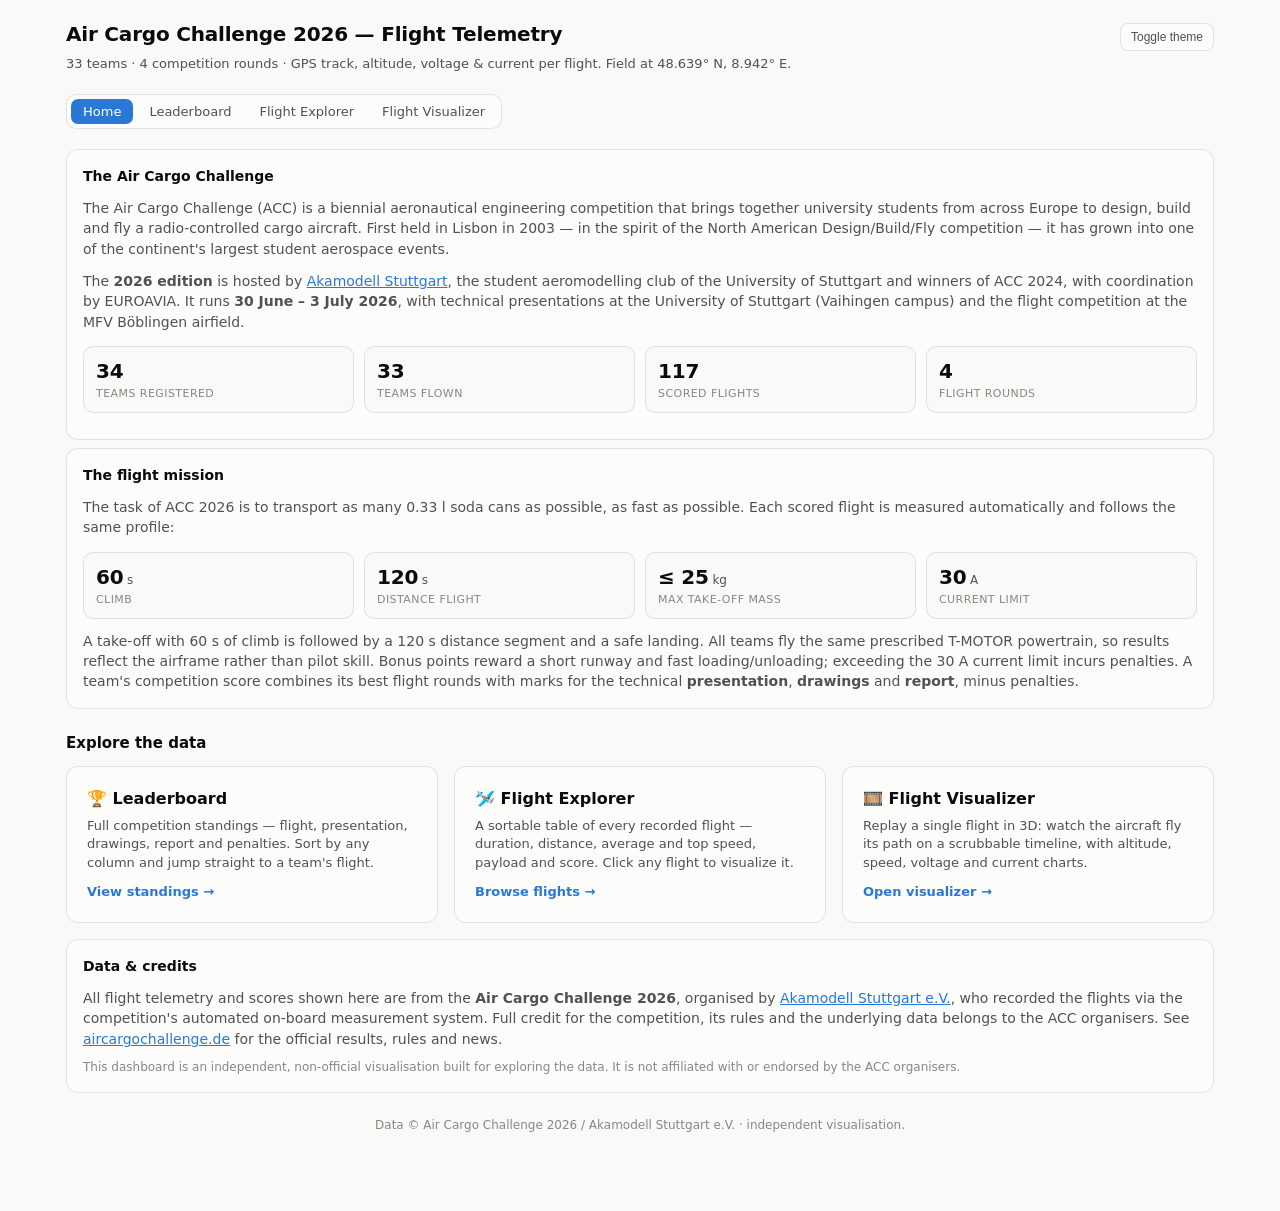
<file: docs/index.html>
<!DOCTYPE html>
<html lang="en">
<head>
<meta charset="utf-8">
<meta name="viewport" content="width=device-width, initial-scale=1">
<title>Air Cargo Challenge 2026 — Flight Telemetry</title>
<link rel="stylesheet" href="assets/styles.css">
</head>
<body>
<div class="wrap">
  <div id="siteHeader"></div>

  <section class="card hero">
    <h2>The Air Cargo Challenge</h2>
    <p style="margin:0 0 12px;color:var(--text-2)">
      The Air Cargo Challenge (ACC) is a biennial aeronautical engineering
      competition that brings together university students from across Europe to
      design, build and fly a radio-controlled cargo aircraft. First held in
      Lisbon in 2003 — in the spirit of the North American Design/Build/Fly
      competition — it has grown into one of the continent's largest student
      aerospace events.
    </p>
    <p style="margin:0;color:var(--text-2)">
      The <strong>2026 edition</strong> is hosted by
      <a href="https://aircargochallenge.de/" target="_blank" rel="noopener">Akamodell Stuttgart</a>,
      the student aeromodelling club of the University of Stuttgart and winners of
      ACC 2024, with coordination by EUROAVIA. It runs
      <strong>30 June – 3 July 2026</strong>, with technical presentations at the
      University of Stuttgart (Vaihingen campus) and the flight competition at the
      MFV Böblingen airfield.
    </p>
    <div class="stats" id="editionStats"></div>
    <div id="loadErr" class="err" style="margin-top:10px;"></div>
  </section>

  <section class="card">
    <h2>The flight mission</h2>
    <p style="margin:0 0 12px;color:var(--text-2)">
      The task of ACC 2026 is to transport as many 0.33&nbsp;l soda cans as
      possible, as fast as possible. Each scored flight is measured automatically
      and follows the same profile:
    </p>
    <div class="stats">
      <div class="stat"><div class="v">60<span class="u"> s</span></div><div class="l">Climb</div></div>
      <div class="stat"><div class="v">120<span class="u"> s</span></div><div class="l">Distance flight</div></div>
      <div class="stat"><div class="v">≤ 25<span class="u"> kg</span></div><div class="l">Max take-off mass</div></div>
      <div class="stat"><div class="v">30<span class="u"> A</span></div><div class="l">Current limit</div></div>
    </div>
    <p style="margin:12px 0 0;color:var(--text-2)">
      A take-off with 60&nbsp;s of climb is followed by a 120&nbsp;s distance
      segment and a safe landing. All teams fly the same prescribed T-MOTOR
      powertrain, so results reflect the airframe rather than pilot skill. Bonus
      points reward a short runway and fast loading/unloading; exceeding the 30&nbsp;A
      current limit incurs penalties. A team's competition score combines its best
      flight rounds with marks for the technical <strong>presentation</strong>,
      <strong>drawings</strong> and <strong>report</strong>, minus penalties.
    </p>
  </section>

  <h2 style="font-size:15px;margin:24px 0 12px;">Explore the data</h2>
  <div class="nav-cards">
    <a class="nav-card" href="leaderboard.html">
      <h3>🏆 Leaderboard</h3>
      <p>Full competition standings — flight, presentation, drawings, report and
         penalties. Sort by any column and jump straight to a team's flight.</p>
      <span class="go">View standings →</span>
    </a>
    <a class="nav-card" href="explorer.html">
      <h3>🛩️ Flight Explorer</h3>
      <p>A sortable table of every recorded flight — duration, distance, average
         and top speed, payload and score. Click any flight to visualize it.</p>
      <span class="go">Browse flights →</span>
    </a>
    <a class="nav-card" href="visualizer.html">
      <h3>🎞️ Flight Visualizer</h3>
      <p>Replay a single flight in 3D: watch the aircraft fly its path on a
         scrubbable timeline, with altitude, speed, voltage and current charts.</p>
      <span class="go">Open visualizer →</span>
    </a>
  </div>

  <section class="card" style="margin-top:16px;">
    <h2>Data &amp; credits</h2>
    <p style="margin:0 0 10px;color:var(--text-2)">
      All flight telemetry and scores shown here are from the
      <strong>Air Cargo Challenge 2026</strong>, organised by
      <a href="https://aircargochallenge.de/" target="_blank" rel="noopener">Akamodell Stuttgart e.V.</a>,
      who recorded the flights via the competition's automated on-board measurement
      system. Full credit for the competition, its rules and the underlying data
      belongs to the ACC organisers. See
      <a href="https://aircargochallenge.de/" target="_blank" rel="noopener">aircargochallenge.de</a>
      for the official results, rules and news.
    </p>
    <p style="margin:0;color:var(--muted);font-size:12px">
      This dashboard is an independent, non-official visualisation built for
      exploring the data. It is not affiliated with or endorsed by the ACC
      organisers.
    </p>
  </section>

  <p class="foot">Data © Air Cargo Challenge 2026 / Akamodell Stuttgart e.V. · independent visualisation.</p>
</div>

<script src="assets/common.js"></script>
<script>
"use strict";
(async function(){
  renderChrome("home");
  initTheme();
  try {
    await loadBase();
  } catch(e) {
    document.getElementById("loadErr").textContent =
      "Could not load data files. If viewing locally, serve over http (e.g. `python -m http.server` in docs/).";
    return;
  }
  const teamsWithFlights = new Set(INDEX.map(f => f.teamId));
  const tile = (v,u,l) => `<div class="stat"><div class="v">${v}<span class="u"> ${u}</span></div><div class="l">${l}</div></div>`;
  document.getElementById("editionStats").innerHTML =
    tile(SCORES.length, "", "Teams registered") +
    tile(teamsWithFlights.size, "", "Teams flown") +
    tile(INDEX.length, "", "Scored flights") +
    tile("4", "", "Flight rounds");
})();
</script>
</body>
</html>
</file>
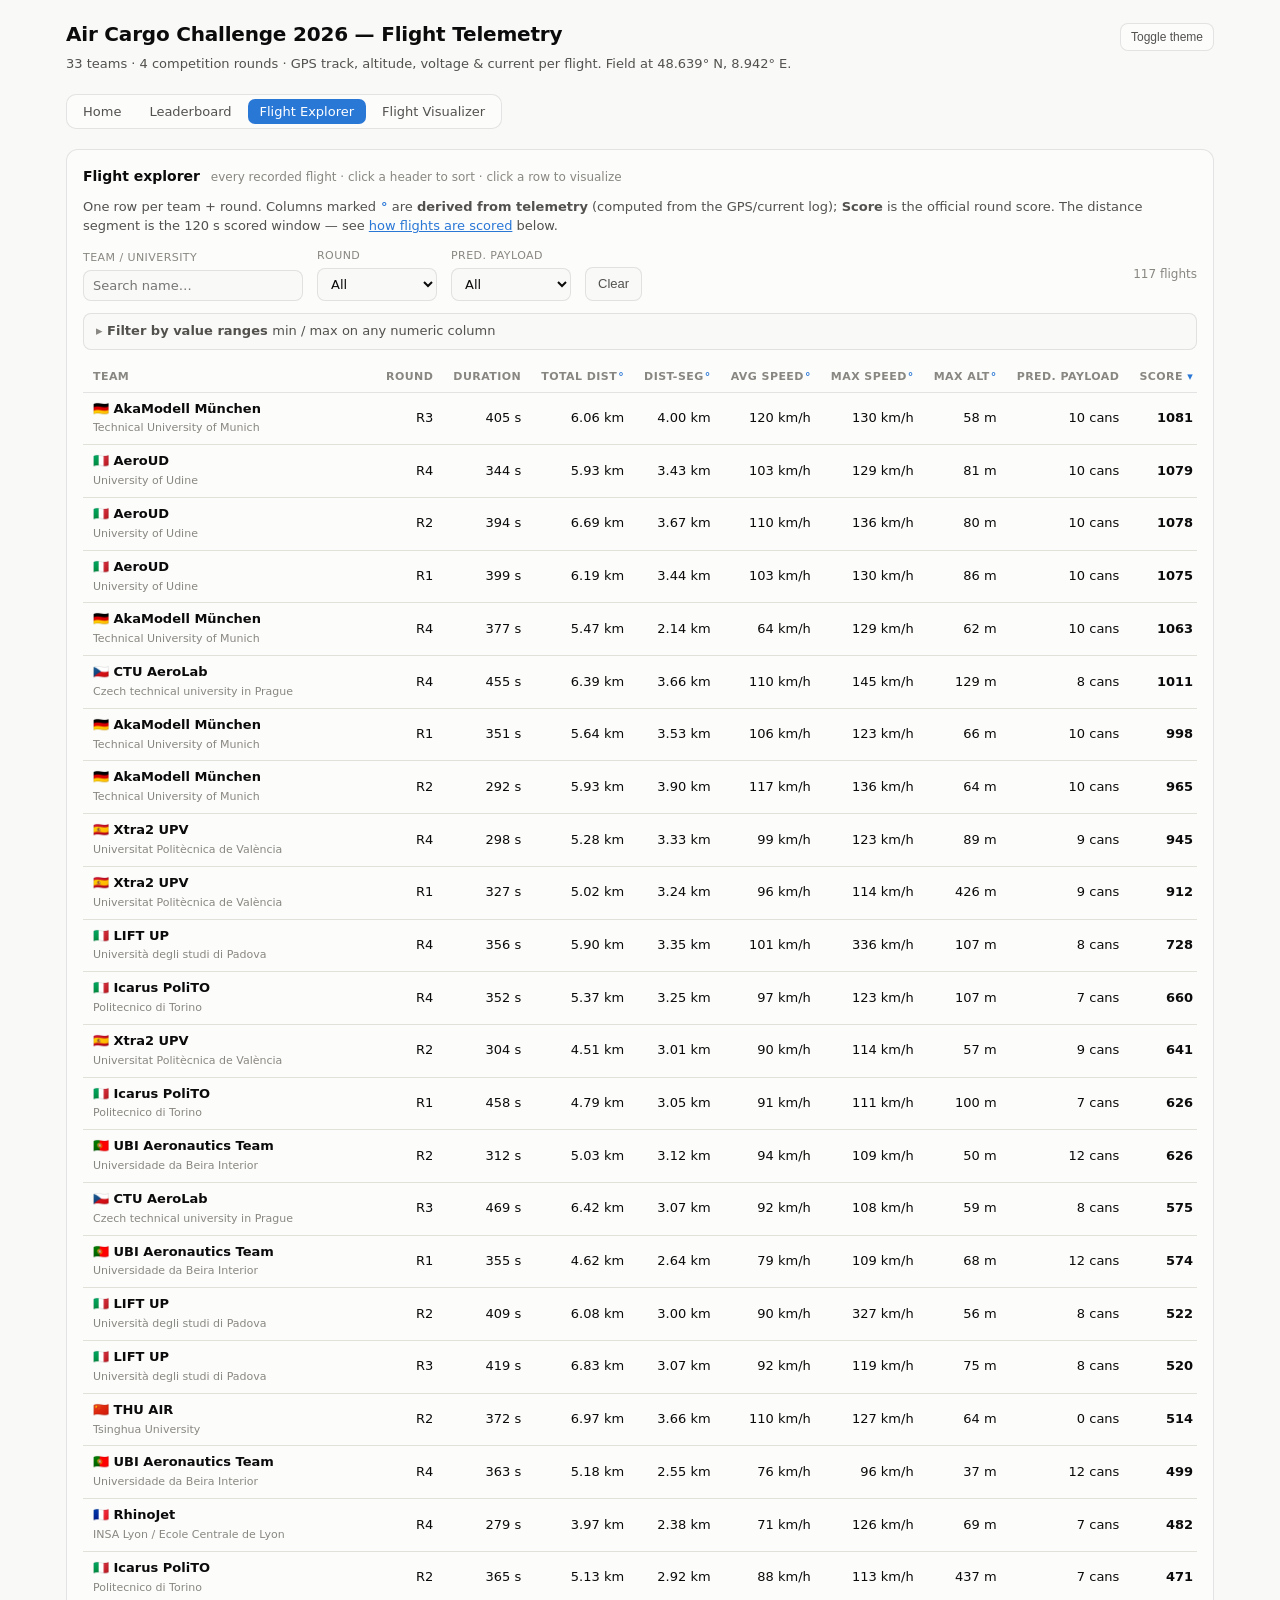
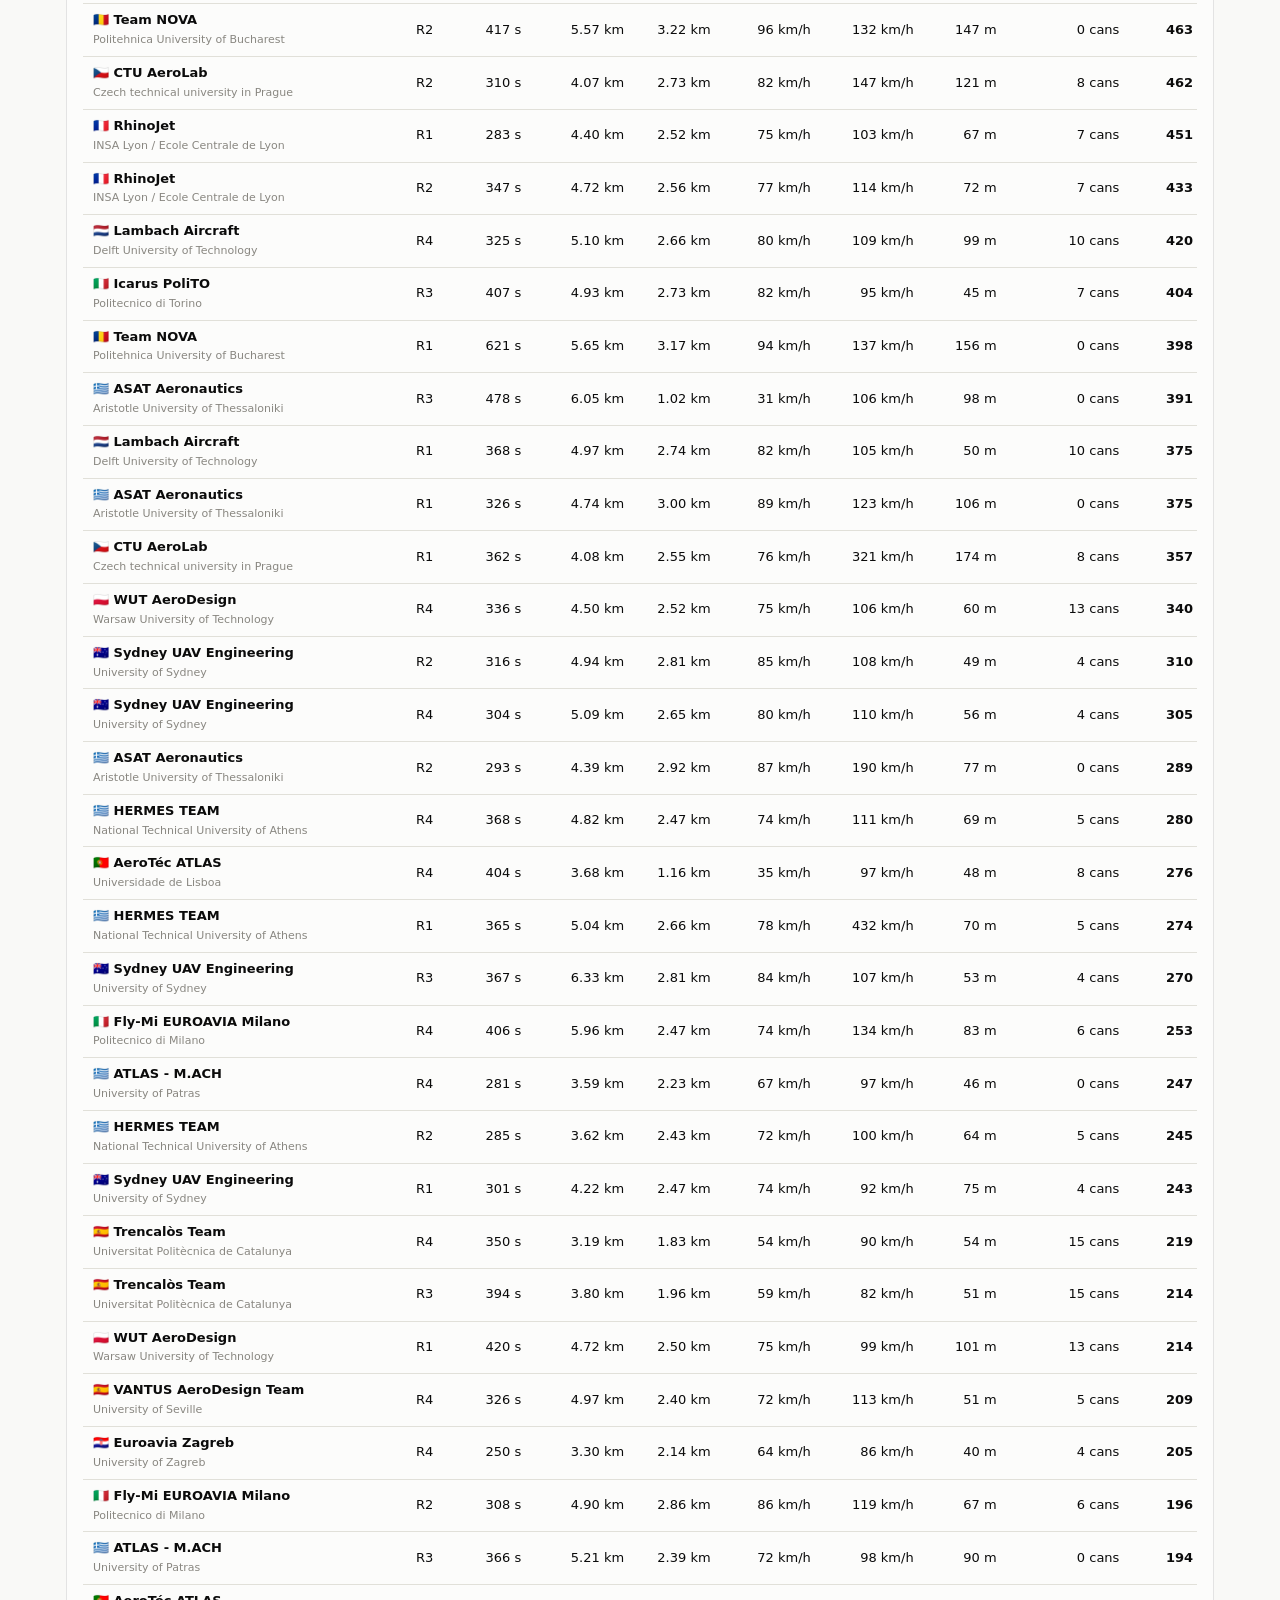
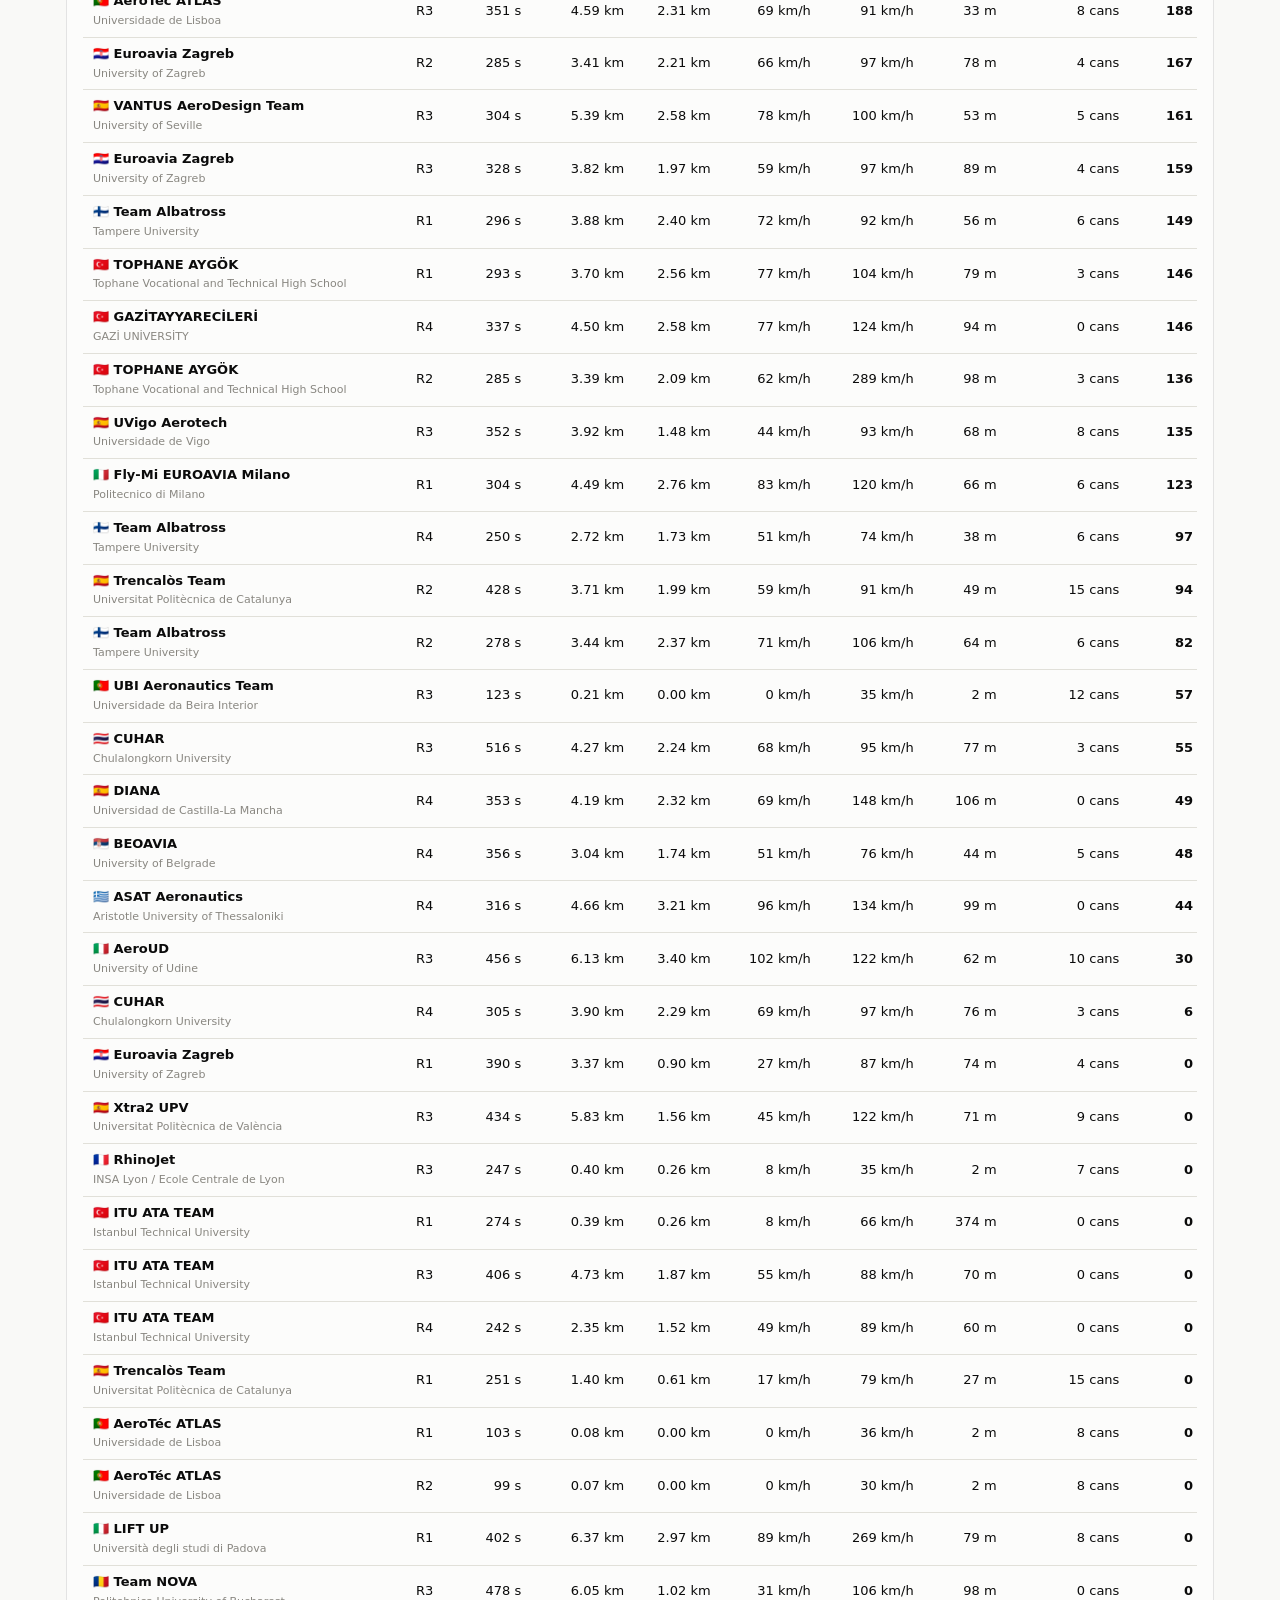
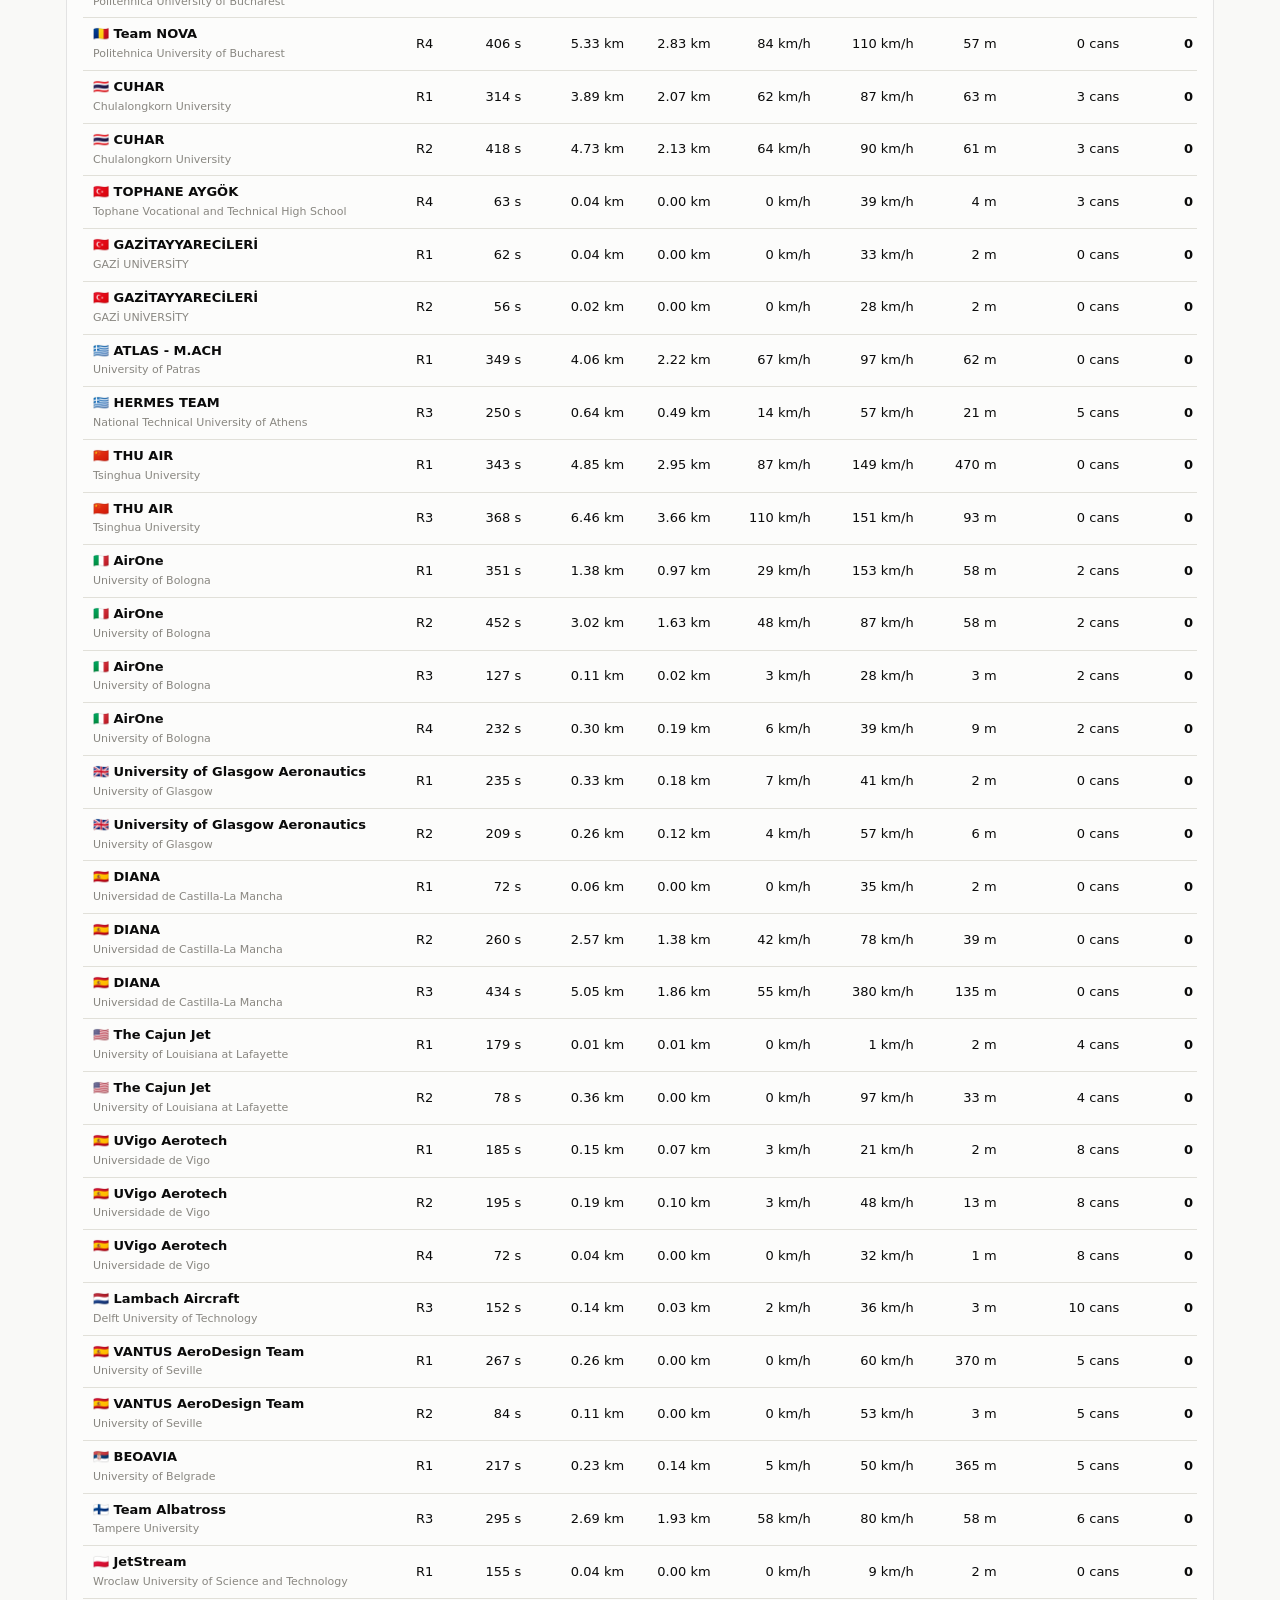
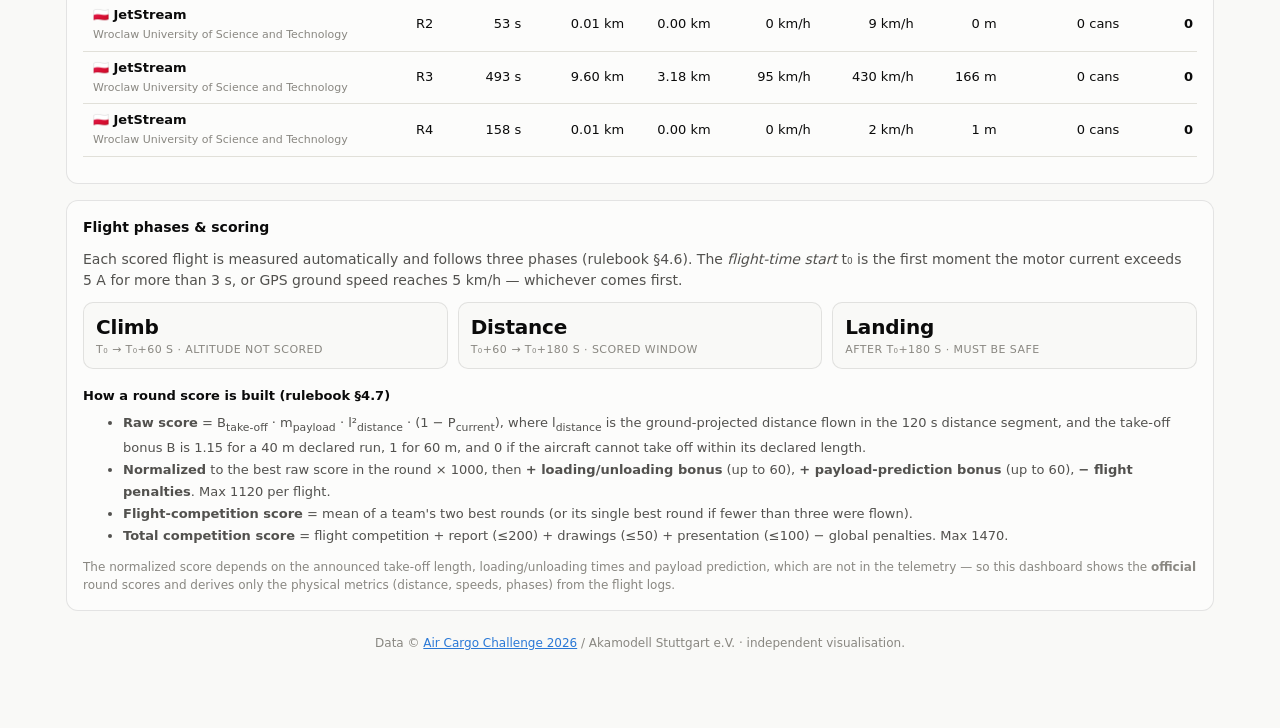
<file: docs/explorer.html>
<!DOCTYPE html>
<html lang="en">
<head>
<meta charset="utf-8">
<meta name="viewport" content="width=device-width, initial-scale=1">
<title>Flight Explorer — ACC 2026 Flight Telemetry</title>
<link rel="stylesheet" href="assets/styles.css">
</head>
<body>
<div class="wrap">
  <div id="siteHeader"></div>

  <section class="card">
    <h2>Flight explorer <span class="hint">every recorded flight · click a header to sort · click a row to visualize</span></h2>
    <p style="margin:0 0 12px;color:var(--text-2);font-size:13px">
      One row per team + round. Columns marked <span class="deriv">°</span> are
      <strong>derived from telemetry</strong> (computed from the GPS/current log);
      <strong>Score</strong> is the official round score. The distance segment is
      the 120&nbsp;s scored window — see
      <a href="#scoring">how flights are scored</a> below.
    </p>
    <div class="filters" id="flFilters">
      <div class="field">
        <label for="fTeam">Team / university</label>
        <input type="search" id="fTeam" placeholder="Search name…" autocomplete="off">
      </div>
      <div class="field">
        <label for="fRound">Round</label>
        <select id="fRound"><option value="">All</option></select>
      </div>
      <div class="field">
        <label for="fPayload">Pred. payload</label>
        <select id="fPayload"><option value="">All</option></select>
      </div>
      <button type="button" id="fClear" class="filter-clear">Clear</button>
      <span class="filter-count" id="fCount"></span>
    </div>
    <details class="range-panel">
      <summary>Filter by value ranges <span class="hint">min / max on any numeric column</span></summary>
      <div class="ranges-grid" id="flRanges"></div>
    </details>
    <div class="lb-scroll">
      <table class="lb" id="flTable">
        <thead><tr id="flHead"></tr></thead>
        <tbody id="flBody"></tbody>
      </table>
    </div>
    <div id="loadErr" class="err" style="margin-top:10px;"></div>
  </section>

  <section class="card" id="scoring">
    <h2>Flight phases &amp; scoring</h2>
    <p style="margin:0 0 12px;color:var(--text-2)">
      Each scored flight is measured automatically and follows three phases
      (rulebook §4.6). The <em>flight-time start</em> t₀ is the first moment the
      motor current exceeds 5&nbsp;A for more than 3&nbsp;s, or GPS ground speed
      reaches 5&nbsp;km/h — whichever comes first.
    </p>
    <div class="stats" style="margin-top:0">
      <div class="stat"><div class="v">Climb</div><div class="l">t₀ → t₀+60 s · altitude not scored</div></div>
      <div class="stat"><div class="v">Distance</div><div class="l">t₀+60 → t₀+180 s · scored window</div></div>
      <div class="stat"><div class="v">Landing</div><div class="l">after t₀+180 s · must be safe</div></div>
    </div>

    <h3 style="font-size:13px;margin:18px 0 6px;">How a round score is built (rulebook §4.7)</h3>
    <ul style="margin:0;color:var(--text-2);font-size:13px;line-height:1.7">
      <li><strong>Raw score</strong> = B<sub>take-off</sub> · m<sub>payload</sub> · l²<sub>distance</sub> · (1 − P<sub>current</sub>),
        where l<sub>distance</sub> is the ground-projected distance flown in the 120&nbsp;s
        distance segment, and the take-off bonus B is 1.15 for a 40&nbsp;m declared
        run, 1 for 60&nbsp;m, and 0 if the aircraft cannot take off within its
        declared length.</li>
      <li><strong>Normalized</strong> to the best raw score in the round × 1000, then
        <strong>+ loading/unloading bonus</strong> (up to 60), <strong>+ payload-prediction
        bonus</strong> (up to 60), <strong>− flight penalties</strong>. Max 1120 per flight.</li>
      <li><strong>Flight-competition score</strong> = mean of a team's two best rounds
        (or its single best round if fewer than three were flown).</li>
      <li><strong>Total competition score</strong> = flight competition + report (≤200)
        + drawings (≤50) + presentation (≤100) − global penalties. Max 1470.</li>
    </ul>
    <p style="margin:12px 0 0;color:var(--muted);font-size:12px">
      The normalized score depends on the announced take-off length, loading/unloading
      times and payload prediction, which are not in the telemetry — so this dashboard
      shows the <strong>official</strong> round scores and derives only the physical
      metrics (distance, speeds, phases) from the flight logs.
    </p>
  </section>

  <p class="foot">Data © <a href="https://aircargochallenge.de/" target="_blank" rel="noopener">Air Cargo Challenge 2026</a> / Akamodell Stuttgart e.V. · independent visualisation.</p>
</div>

<script src="assets/common.js"></script>
<script src="assets/explorer.js"></script>
</body>
</html>
</file>
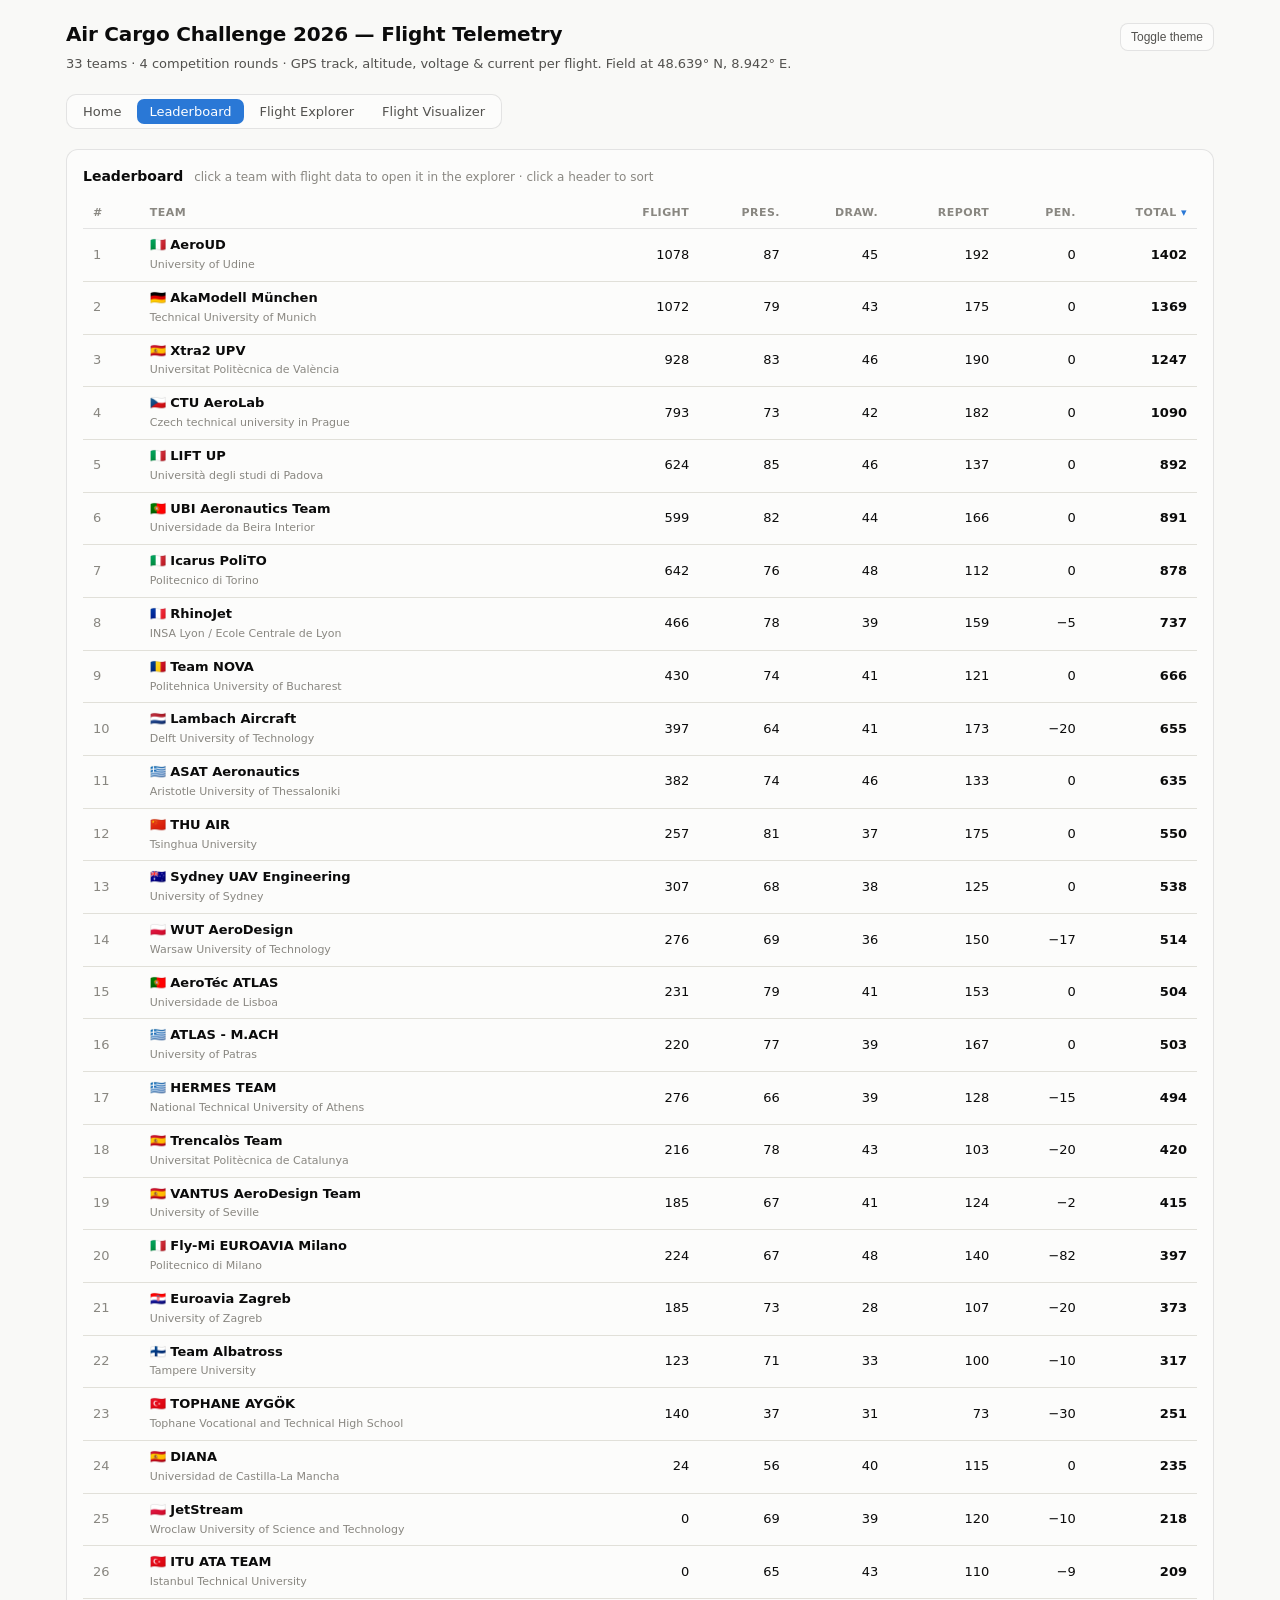
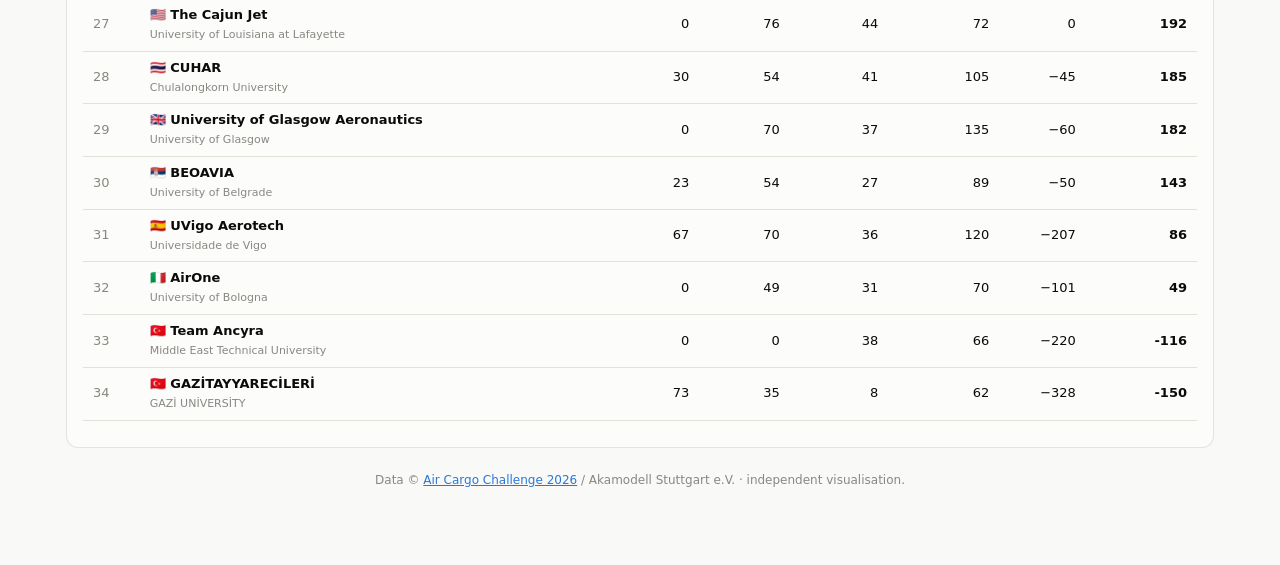
<file: docs/leaderboard.html>
<!DOCTYPE html>
<html lang="en">
<head>
<meta charset="utf-8">
<meta name="viewport" content="width=device-width, initial-scale=1">
<title>Leaderboard — ACC 2026 Flight Telemetry</title>
<link rel="stylesheet" href="assets/styles.css">
</head>
<body>
<div class="wrap">
  <div id="siteHeader"></div>

  <section class="card">
    <h2>Leaderboard <span class="hint">click a team with flight data to open it in the explorer · click a header to sort</span></h2>
    <div class="lb-scroll">
      <table class="lb" id="lbTable">
        <thead><tr>
          <th class="l" data-k="rank">#</th>
          <th class="l" data-k="name">Team</th>
          <th data-k="roundTotal">Flight</th>
          <th data-k="presentation">Pres.</th>
          <th data-k="drawings">Draw.</th>
          <th data-k="report">Report</th>
          <th data-k="penalties">Pen.</th>
          <th data-k="total" class="sorted">Total</th>
        </tr></thead>
        <tbody id="lbBody"></tbody>
      </table>
    </div>
    <div id="loadErr" class="err" style="margin-top:10px;"></div>
  </section>

  <p class="foot">Data © <a href="https://aircargochallenge.de/" target="_blank" rel="noopener">Air Cargo Challenge 2026</a> / Akamodell Stuttgart e.V. · independent visualisation.</p>
</div>

<script src="assets/common.js"></script>
<script src="assets/leaderboard.js"></script>
</body>
</html>
</file>
<file: docs/assets/styles.css>
:root {
  --page:        #f9f9f7;
  --surface:     #fcfcfb;
  --text:        #0b0b0b;
  --text-2:      #52514e;
  --muted:       #898781;
  --grid:        #e1e0d9;
  --axis:        #c3c2b7;
  --border:      rgba(11,11,11,0.10);
  /* categorical series */
  --alt:     #2a78d6;  /* blue   - altitude */
  --volt:    #1baf7a;  /* aqua   - voltage  */
  --curr:    #eda100;  /* yellow - current  */
  --accent:  #e34948;  /* red    - markers  */
  --good:    #006300;
}
:root[data-theme="dark"], html.dark:root {
  color-scheme: dark;
}
@media (prefers-color-scheme: dark) {
  :root {
    --page:    #0d0d0d;
    --surface: #1a1a19;
    --text:    #ffffff;
    --text-2:  #c3c2b7;
    --muted:   #898781;
    --grid:    #2c2c2a;
    --axis:    #383835;
    --border:  rgba(255,255,255,0.10);
    --alt:  #3987e5;
    --volt: #199e70;
    --curr: #c98500;
    --accent:#e66767;
    --good: #0ca30c;
  }
}
:root[data-theme="dark"] {
  --page:#0d0d0d; --surface:#1a1a19; --text:#fff; --text-2:#c3c2b7; --muted:#898781;
  --grid:#2c2c2a; --axis:#383835; --border:rgba(255,255,255,0.10);
  --alt:#3987e5; --volt:#199e70; --curr:#c98500; --accent:#e66767; --good:#0ca30c;
}
:root[data-theme="light"] {
  --page:#f9f9f7; --surface:#fcfcfb; --text:#0b0b0b; --text-2:#52514e; --muted:#898781;
  --grid:#e1e0d9; --axis:#c3c2b7; --border:rgba(11,11,11,0.10);
  --alt:#2a78d6; --volt:#1baf7a; --curr:#eda100; --accent:#e34948; --good:#006300;
}

* { box-sizing: border-box; }
body {
  margin: 0;
  background: var(--page);
  color: var(--text);
  font-family: system-ui, -apple-system, "Segoe UI", sans-serif;
  font-size: 14px;
  line-height: 1.45;
}
a { color: var(--alt); }
.wrap { max-width: 1180px; margin: 0 auto; padding: 20px 16px 64px; }

header.top {
  display: flex; align-items: baseline; justify-content: space-between;
  flex-wrap: wrap; gap: 8px; margin-bottom: 4px;
}
h1 { font-size: 20px; margin: 0; letter-spacing: -0.01em; }
.sub { color: var(--text-2); margin: 2px 0 20px; font-size: 13px; }
.theme-btn {
  border: 1px solid var(--border); background: var(--surface); color: var(--text-2);
  border-radius: 8px; padding: 6px 10px; font-size: 12px; cursor: pointer;
}

/* shared nav bar */
nav.site {
  display: flex; gap: 4px; flex-wrap: wrap;
  margin: 0 0 20px; padding: 4px;
  background: var(--surface); border: 1px solid var(--border);
  border-radius: 10px; width: fit-content;
}
nav.site a {
  color: var(--text-2); text-decoration: none; font-size: 13px; font-weight: 500;
  padding: 6px 12px; border-radius: 7px; line-height: 1;
}
nav.site a:hover { background: var(--page); color: var(--text); }
nav.site a[aria-current="page"] { background: var(--alt); color: #fff; }

.card {
  background: var(--surface);
  border: 1px solid var(--border);
  border-radius: 12px;
  padding: 16px;
  margin-bottom: 16px;
}
.card h2 { font-size: 14px; margin: 0 0 12px; font-weight: 600; }
.card h2 .hint { color: var(--muted); font-weight: 400; font-size: 12px; margin-left: 6px; }

/* controls */
.controls { display: flex; flex-wrap: wrap; gap: 10px 14px; align-items: flex-end; }
.field { display: flex; flex-direction: column; gap: 4px; }
.field label { font-size: 11px; color: var(--muted); text-transform: uppercase; letter-spacing: .04em; }
select {
  background: var(--page); color: var(--text); border: 1px solid var(--border);
  border-radius: 8px; padding: 7px 9px; font-size: 13px; min-width: 240px;
  font-family: inherit;
}
.round-pills { display: flex; gap: 6px; }
.round-pills button {
  border: 1px solid var(--border); background: var(--page); color: var(--text-2);
  border-radius: 8px; padding: 7px 12px; font-size: 13px; cursor: pointer;
  font-variant-numeric: tabular-nums;
}
/* Flight-explorer filter bar */
.filters { display: flex; flex-wrap: wrap; gap: 10px 14px; align-items: flex-end; margin-bottom: 12px; }
.filters input[type="search"] {
  background: var(--page); color: var(--text); border: 1px solid var(--border);
  border-radius: 8px; padding: 7px 9px; font-size: 13px; font-family: inherit; min-width: 220px;
}
.filters select { min-width: 120px; }
.filters .filter-clear {
  border: 1px solid var(--border); background: var(--page); color: var(--text-2);
  border-radius: 8px; padding: 7px 12px; font-size: 13px; cursor: pointer; height: 34px;
}
.filters .filter-clear:hover { color: var(--text); border-color: var(--alt); }
.filters .filter-count { color: var(--muted); font-size: 12px; margin-left: auto; align-self: center; }

/* Collapsible range-filter panel */
.range-panel { margin: 0 0 12px; border: 1px solid var(--border); border-radius: 8px; background: var(--page); }
.range-panel > summary {
  cursor: pointer; padding: 8px 12px; font-size: 13px; font-weight: 600; color: var(--text-2);
  list-style: none; user-select: none;
}
.range-panel > summary::-webkit-details-marker { display: none; }
.range-panel > summary::before { content: "▸ "; color: var(--muted); }
.range-panel[open] > summary::before { content: "▾ "; }
.range-panel > summary .hint { font-weight: 400; }
.ranges-grid {
  display: grid; grid-template-columns: repeat(auto-fit, minmax(200px, 1fr));
  gap: 10px 16px; padding: 4px 12px 12px;
}
.range { display: flex; flex-direction: column; gap: 4px; }
.range > label { font-size: 11px; color: var(--muted); text-transform: uppercase; letter-spacing: .04em; }
.range .ru { text-transform: none; letter-spacing: 0; opacity: .8; }
.range-inputs { display: flex; align-items: center; gap: 6px; }
.range-inputs input[type="number"] {
  width: 100%; min-width: 0; background: var(--page); color: var(--text);
  border: 1px solid var(--border); border-radius: 6px; padding: 6px 7px; font-size: 13px;
  font-family: inherit; font-variant-numeric: tabular-nums;
}
.range-inputs .dash { color: var(--muted); flex: none; }

.round-pills button[aria-pressed="true"] { background: var(--alt); color: #fff; border-color: var(--alt); }
.round-pills button:disabled { opacity: .32; cursor: not-allowed; }

/* stat tiles */
.stats { display: grid; grid-template-columns: repeat(auto-fit, minmax(120px,1fr)); gap: 10px; margin-top: 14px; }
.stat { background: var(--page); border: 1px solid var(--border); border-radius: 10px; padding: 10px 12px; }
.stat .v { font-size: 20px; font-weight: 600; letter-spacing: -0.01em; }
.stat .l { font-size: 11px; color: var(--muted); text-transform: uppercase; letter-spacing: .04em; }
.stat .u { font-size: 12px; color: var(--text-2); font-weight: 400; }

/* layout */
.grid2 { display: grid; grid-template-columns: 1fr 1fr; gap: 16px; }
@media (max-width: 860px) { .grid2 { grid-template-columns: 1fr; } }
#map { height: 380px; border-radius: 10px; overflow: hidden; }

/* three.js flight scene */
#scene3d {
  height: 460px; border-radius: 10px; overflow: hidden; position: relative;
  background: radial-gradient(120% 120% at 50% 0%, #10131b 0%, #070810 60%, #04050a 100%);
  cursor: grab;
}
#scene3d:active { cursor: grabbing; }
#scene3d canvas { display: block; }
.scene-clock {
  position: absolute; top: 10px; left: 12px; z-index: 2;
  font-variant-numeric: tabular-nums; font-size: 15px; font-weight: 600;
  color: #eef1f7; letter-spacing: .02em;
  background: rgba(8,10,16,0.55); border: 1px solid rgba(255,255,255,0.12);
  padding: 4px 9px; border-radius: 7px; pointer-events: none;
  text-shadow: 0 1px 2px rgba(0,0,0,0.6);
}

/* replay transport */
.transport { display: flex; align-items: center; gap: 10px; margin-top: 12px; }
.tp-btn {
  border: 1px solid var(--border); background: var(--page); color: var(--text);
  border-radius: 8px; width: 34px; height: 30px; font-size: 13px; cursor: pointer;
  display: inline-flex; align-items: center; justify-content: center;
}
.tp-btn:hover { border-color: var(--alt); }
.tp-btn[aria-pressed="true"] { background: var(--alt); color: #fff; border-color: var(--alt); }
.tp-scrub { flex: 1; accent-color: var(--alt); height: 4px; cursor: pointer; }
.tp-label {
  font-variant-numeric: tabular-nums; font-size: 13px; color: var(--text-2);
  min-width: 62px; text-align: right;
}
.tp-speed {
  min-width: auto; padding: 5px 7px; font-size: 12px;
}
.tp-views { display: inline-flex; gap: 4px; }
.tp-views .tp-btn { width: auto; padding: 0 10px; font-size: 12px; }
@media (max-width: 720px) {
  .transport { flex-wrap: wrap; }
  .tp-scrub { order: -1; flex-basis: 100%; }
}
.chart-box { position: relative; height: 240px; }
.chart-box.tall { height: 300px; }

/* leaderboard */
.lb-scroll { overflow-x: auto; }
table.lb { border-collapse: collapse; width: 100%; font-size: 13px; }
table.lb th, table.lb td { padding: 7px 10px; text-align: right; white-space: nowrap; }
table.lb th { color: var(--muted); font-weight: 600; font-size: 11px; text-transform: uppercase;
  letter-spacing: .04em; border-bottom: 1px solid var(--border); cursor: pointer; user-select: none; }
table.lb th.l, table.lb td.l { text-align: left; }
table.lb td { border-bottom: 1px solid var(--grid); font-variant-numeric: tabular-nums; }
table.lb tbody tr:hover { background: var(--page); }
table.lb tr.active td { background: color-mix(in srgb, var(--alt) 12%, var(--surface)); }
table.lb tr.dsq td { opacity: .5; }
table.lb tr.clickable { cursor: pointer; }
.rank { color: var(--muted); font-variant-numeric: tabular-nums; }
.team-name { font-weight: 600; }
.team-uni { color: var(--muted); font-size: 11px; }
th.sorted::after { content: " ▾"; color: var(--alt); }
th.sorted.asc::after { content: " ▴"; }
.deriv { color: var(--alt); font-weight: 700; cursor: help; margin-left: 1px; }
.pen { color: var(--curr); font-weight: 600; }  /* over-current penalty > 0 */

.legend { display: flex; gap: 14px; flex-wrap: wrap; font-size: 12px; color: var(--text-2); margin-bottom: 8px; }
.legend .k { display: inline-flex; align-items: center; gap: 6px; }
.legend .sw { width: 11px; height: 11px; border-radius: 3px; display: inline-block; }
.mapnote { font-size: 12px; color: var(--muted); margin-top: 8px; }
.foot { color: var(--muted); font-size: 12px; margin-top: 24px; text-align: center; }
.err { color: var(--accent); font-size: 13px; }

/* home / nav-hub */
.hero { margin-bottom: 8px; }
.nav-cards { display: grid; grid-template-columns: repeat(auto-fit, minmax(240px,1fr)); gap: 16px; margin-top: 4px; }
a.nav-card {
  display: block; text-decoration: none; color: inherit;
  background: var(--surface); border: 1px solid var(--border); border-radius: 12px;
  padding: 20px; transition: border-color .12s, transform .12s;
}
a.nav-card:hover { border-color: var(--alt); transform: translateY(-2px); }
a.nav-card h3 { margin: 0 0 6px; font-size: 16px; }
a.nav-card p { margin: 0; color: var(--text-2); font-size: 13px; }
a.nav-card .go { color: var(--alt); font-size: 13px; font-weight: 600; margin-top: 10px; display: inline-block; }
</file>
